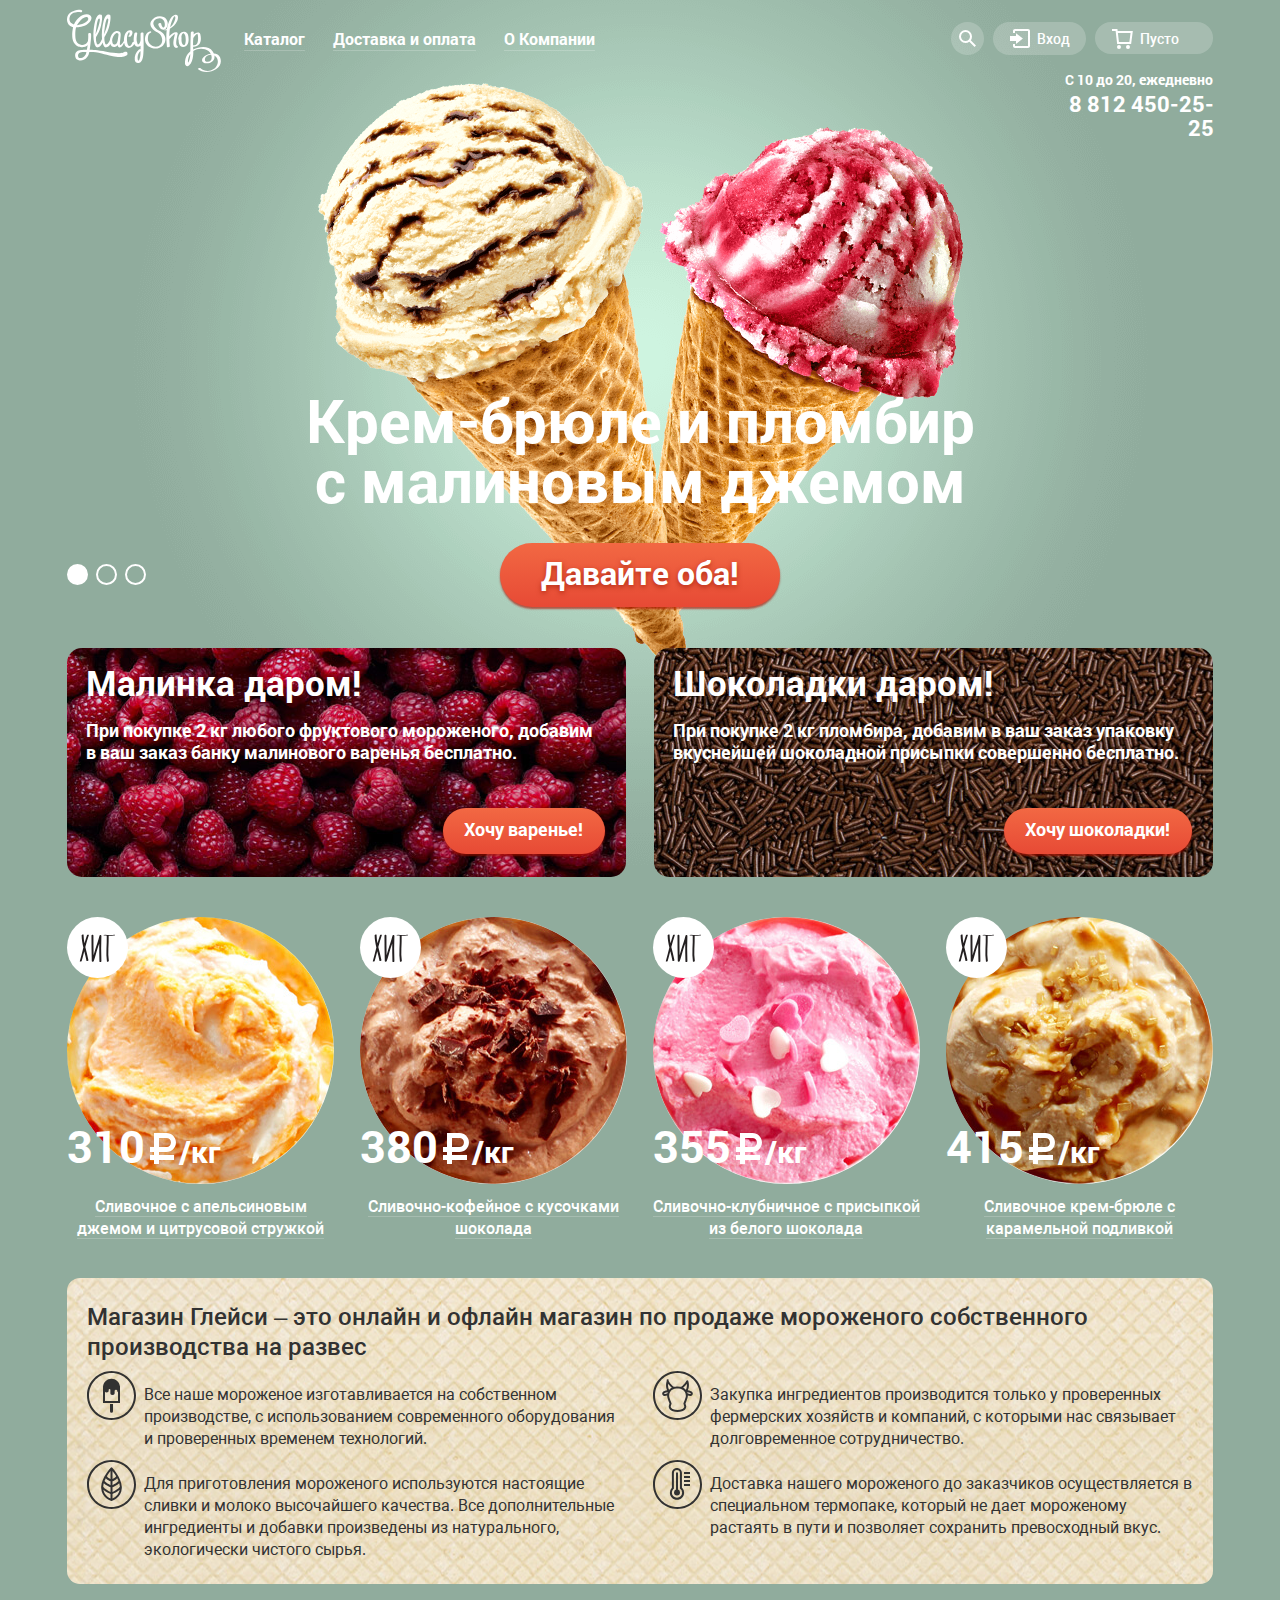
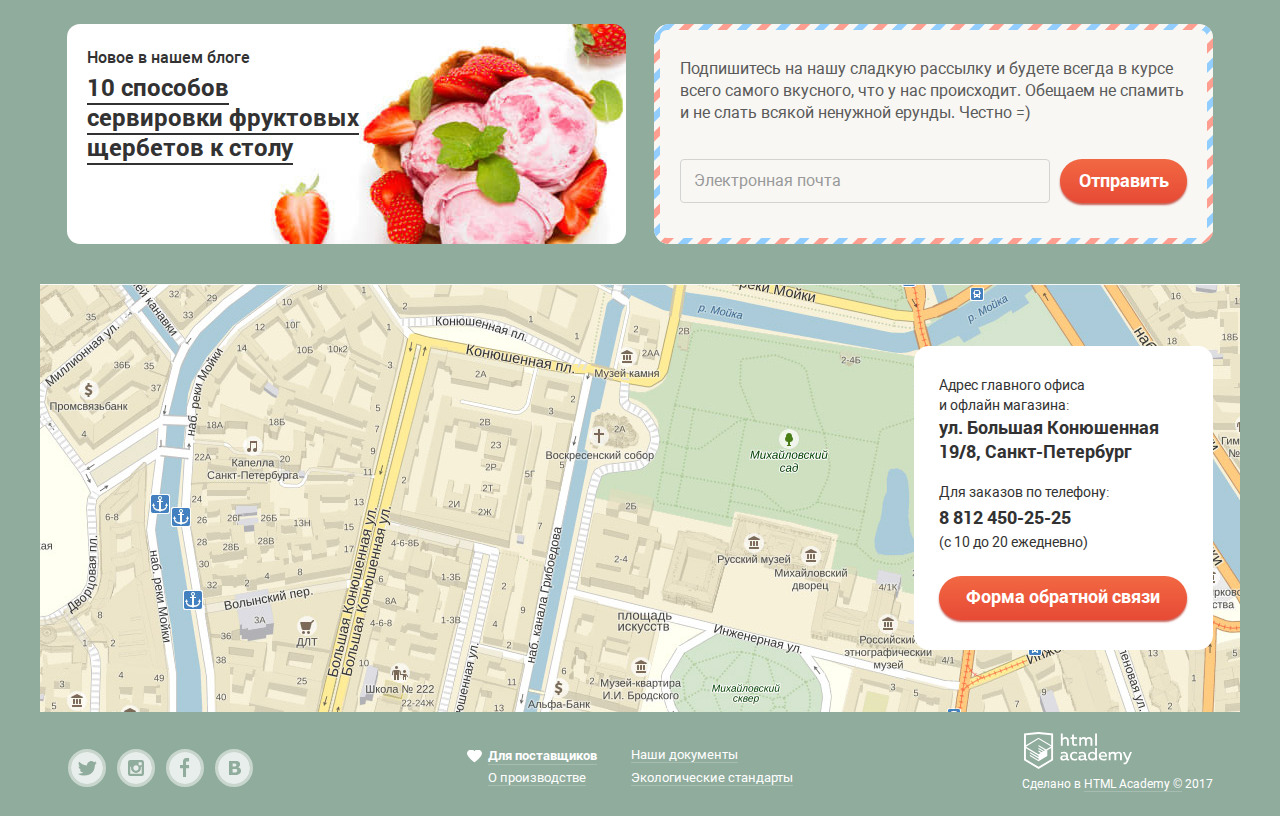
<file: index.html>
<!DOCTYPE html>
<html lang="ru">
  <head>
    <meta charset="UTF-8">
    <title>HTML Academy: Глейси</title>
    <link rel="stylesheet" href="css/min.normalize.css">
    <link rel="stylesheet" href="css/min.styles.css">
  </head>
  <body>
    <input class="slider-input" type="radio" id="toggle-1" name="toggle" checked>
    <input class="slider-input" type="radio" id="toggle-2" name="toggle">
    <input class="slider-input" type="radio" id="toggle-3" name="toggle">
    <div class="page-wrapper">
      <header class="page-header">
        <div class="page-header-wrapper">
          <h1 class="visually-hidden">Магазин мороженого Глейси</h1>
          <a class="logo"><img src="img/logo.svg" width="154" height="64" alt="Магазин Глейси"></a>
          <nav class="header-main-nav  main-nav">
            <ul class="main-nav-list">
              <li class="main-nav-item nav-item-dropdown">
                <a class="main-nav-link" href="shop.html">Каталог</a>
                <ul class="dropdown">
                  <li class="dropdown-item  dropdown-item-news"><a href="new.html">Новинки</a></li>
                  <li class="dropdown-item"><a href="catalog.html">Сливочное</a></li>
                  <li class="dropdown-item"><a href="sorbets.html">Щербеты</a></li>
                  <li class="dropdown-item"><a href="fruit.html">Фруктовый лед</a></li>
                  <li class="dropdown-item"><a href="melorin.html">Мелорин</a></li>
                </ul>
              </li>
              <li class="main-nav-item"><a class="main-nav-link" href="delivery.html">Доставка и оплата</a></li>
              <li class="main-nav-item"><a class="main-nav-link" href="about.html">О Компании</a></li>
            </ul>
            <ul class="nav-user-list">
              <li class="nav-user-item  user-item-search">
                <a class="nav-user-link" href="search.html"><span class="visually-hidden">Поиск</span></a>
                <form class="nav-user-form  search-form" action="https://echo.htmlacademy.ru" method="GET">
                  <label class="search-form-label" for="user-search">
                    <input class="search-form-field" type="search" id="user-search" name="search">
                    <span class="search-form-placeholder">Что ищем?</span>
                  </label>
                </form>
              </li>
              <li class="nav-user-item user-item-login">
                <a class="nav-user-link" href="login.html">Вход</a>
                <form class="nav-user-form  login-form" action="https://echo.htmlacademy.ru" method="POST">
                  <label class="login-form-label" for="login-email">
                    <span class="visually-hidden">Введите вашу электронную почту:</span>
                    <input class="login-form-field" type="text" id="login-email" name="email" required>
                    <span class="login-form-placeholder">Электронная почта</span>
                  </label>
                  <label class="login-form-label" for="login-password">
                    <span class="visually-hidden">Введите ваш пароль:</span>
                    <input class="login-form-field" type="password" id="login-password" name="password" required>
                    <span class="login-form-placeholder">Пароль</span>
                  </label>
                  <div class="login-form-bottom">
                    <button class="login-btn  btn" type="submit">Войти</button>
                    <ul class="login-list">
                      <li><a class="login-link" href="recovery.html">Забыли пароль?</a></li>
                      <li><a class="login-link" href="sign-up.html">Новая регистрация</a></li>
                    </ul>
                  </div>
                </form>
              </li>
              <li class="nav-user-item user-item-cart">
                <a class="nav-user-link" href="cart.html">
                  <span class="visually-hidden">Корзина</span>
                  <span class="cart-btn">Пусто</span>
                </a>
              </li>
            </ul>
          </nav>
          <div class="page-header-contacts">
            <p>С 10 до 20, ежедневно</p>
            <a href="tel:+78124502525">8 812 450-25-25</a>
          </div>
        </div>
      </header>
      <main class="main-content">
        <section class="slider">
          <div class="slider-wrapper">
            <h2 class="visually-hidden">Наши популярные товары</h2>
            <ul class="slider-list">
              <li class="slider-item" id="slide-1">
                <h3 class="slider-item-title">Крем-брюле и пломбир с малиновым джемом</h3>
                <a class="slider-item-btn  btn" href="catalog-item-1.html">Давайте оба!</a>
              </li>
              <li class="slider-item" id="slide-2">
                <h3 class="slider-item-title">Шоколадный пломбир и лимонный сорбет</h3>
                <a class="slider-item-btn  btn" href="catalog-item-2.html">Давайте оба!</a>
              </li>
              <li class="slider-item" id="slide-3">
                <h3 class="slider-item-title">Пломбир с помадкой и клубничный щербет</h3>
                <a class="slider-item-btn  btn" href="catalog-item-3.html">Давайте оба!</a>
              </li>
            </ul>
            <div class="slider-toggles">
              <label class="slider-toggle" for="toggle-1">1</label>
              <label class="slider-toggle" for="toggle-2">2</label>
              <label class="slider-toggle" for="toggle-3">3</label>
            </div>
          </div>
        </section>
        <section class="offers">
          <div class="offers-wrapper">
            <h2 class="visually-hidden">Услуги</h2>
            <ul class="offers-list">
              <li class="offers-item  offers-item-raspberry">
                <h3 class="offers-item-title">Малинка даром!</h3>
                <p class="offers-item-description">При покупке 2 кг любого фруктового мороженого, добавим в ваш заказ
                  банку
                  малинового варенья бесплатно.</p>
                <a class="offers-item-btn  btn" href="jam.html">Хочу варенье!</a>
              </li>
              <li class="offers-item  offers-item-chocolate">
                <h3 class="offers-item-title">Шоколадки даром!</h3>
                <p class="offers-item-description">При покупке 2 кг пломбира, добавим в ваш заказ упаковку вкуснейшей
                  шоколадной присыпки совершенно бесплатно.</p>
                <a class="offers-item-btn  btn" href="chocolate.html">Хочу шоколадки!</a>
              </li>
            </ul>
          </div>
        </section>
        <section class="catalog  catalog-index">
          <div class="catalog-wrapper">
            <h2 class="visually-hidden">Хиты продаж</h2>
            <ul class="catalog-list">
              <li class="catalog-item  catalog-item-hit">
                <h3 class="catalog-item-title"><a href="catalog-item-1.html">Сливочное с апельсиновым джемом и
                  цитрусовой стружкой</a></h3>
                <div class="catalog-item-inner">
                  <p class="catalog-item-price">310<img src="img/ruble.svg" width="31" height="36" alt="рублей"><span>/кг</span>
                  </p>
                  <div class="catalog-pic-wrapper">
                    <img src="img/catalog-item-1.jpg" width="267" height="267"
                         alt="Сливочное с апельсиновым джемом и цитрусовой стружкой">
                  </div>
                </div>
                <a class="catalog-item-btn  btn" href="#">Быстрый просмотр</a>
              </li>
              <li class="catalog-item  catalog-item-hit">
                <h3 class="catalog-item-title"><a href="catalog-item-2.html">Сливочно-кофейное с кусочками шоколада</a>
                </h3>
                <div class="catalog-item-inner">
                  <p class="catalog-item-price">380<img src="img/ruble.svg" width="31" height="36" alt="рублей"><span>/кг</span>
                  </p>
                  <div class="catalog-pic-wrapper">
                    <img src="img/catalog-item-2.jpg" width="267" height="267"
                         alt="Сливочно-кофейное с кусочками шоколада">
                  </div>
                </div>
                <a class="catalog-item-btn  btn" href="#">Быстрый просмотр</a>
              </li>
              <li class="catalog-item  catalog-item-hit">
                <h3 class="catalog-item-title"><a href="catalog-item-3.html">Сливочно-клубничное с присыпкой из белого
                  шоколада</a></h3>
                <div class="catalog-item-inner">
                  <p class="catalog-item-price">355<img src="img/ruble.svg" width="31" height="36" alt="рублей"><span>/кг</span>
                  </p>
                  <div class="catalog-pic-wrapper">
                    <img src="img/catalog-item-3.jpg" width="267" height="267"
                         alt="Сливочно-клубничное с присыпкой из белого шоколада">
                  </div>
                </div>
                <a class="catalog-item-btn  btn" href="#">Быстрый просмотр</a>
              </li>
              <li class="catalog-item  catalog-item-hit">
                <h3 class="catalog-item-title"><a href="catalog-item-4.html">Сливочное крем-брюле с карамельной
                  подливкой</a></h3>
                <div class="catalog-item-inner">
                  <p class="catalog-item-price">415<img src="img/ruble.svg" width="31" height="36" alt="рублей"><span>/кг</span>
                  </p>
                  <div class="catalog-pic-wrapper">
                    <img src="img/catalog-item-4.jpg" width="267" height="267"
                         alt="Сливочное крем-брюле с карамельной подливкой">
                  </div>
                </div>
                <a class="catalog-item-btn  btn" href="#">Быстрый просмотр</a>
              </li>
            </ul>
          </div>
        </section>
        <section class="info">
          <h2 class="visually-hidden">Информация о магазине</h2>
          <div class="info-wrapper">
            <div class="info-content">
              <b class="info-intro">Магазин Глейси &ndash; это онлайн и офлайн магазин по продаже мороженого
                собственного производства на развес</b>
              <ul class="info-list">
                <li class="info-item  info-item-icecream">Все наше мороженое изготавливается на собственном
                  производстве, с использованием современного оборудования и проверенных временем технологий.
                </li>
                <li class="info-item  info-item-ingredients">Закупка ингредиентов производится только у проверенных
                  фермерских хозяйств и компаний, с которыми нас связывает долговременное сотрудничество.
                </li>
                <li class="info-item  info-item-natural">Для приготовления мороженого используются настоящие сливки и
                  молоко высочайшего качества. Все дополнительные ингредиенты и добавки произведены из натурального,
                  экологически чистого сырья.
                </li>
                <li class="info-item  info-item-delivery">Доставка нашего мороженого до заказчиков осуществляется в
                  специальном термопаке, который не дает мороженому растаять в пути и позволяет сохранить превосходный
                  вкус.
                </li>
              </ul>
            </div>
          </div>
        </section>
        <section class="news">
          <h2 class="visually-hidden">Новости</h2>
          <div class="news-wrapper">
            <article class="news-item  blog-post">
              <h3 class="blog-post-title"><a href="blog-post.html">10 способов сервировки фруктовых щербетов к столу</a>
              </h3>
              <p class="blog-post-lead">Новое в нашем блоге</p>
            </article>
            <article class="news-item  subscription">
              <h3 class="visually-hidden">Подписка на рассылку новостей</h3>
              <p class="subscription-desc">Подпишитесь на нашу сладкую рассылку и будете всегда в курсе всего самого
                вкусного, что у нас происходит. Обещаем не спамить и не слать всякой ненужной ерунды. Честно =)</p>
              <form class="subscription-form" action="https://echo.htmlacademy.ru" method="POST">
                <label class="subscription-label" for="subscription-email">
                  <span class="visually-hidden">Введите свою электронную почту:</span>
                  <input class="subscription-field" type="text" id="subscription-email" name="subscription-email"
                         required>
                  <span class="subscription-placeholder">Электронная почта</span>
                </label>
                <button class="btn" type="submit">Отправить</button>
              </form>
            </article>
          </div>
        </section>
        <section class="contacts">
          <h2 class="visually-hidden">Как с нами связаться</h2>
          <div class="contacts-map">
            <img src="img/bg-map.jpg" width="1200" height="640" alt="Адрес нашего офиса">
            <script type="text/javascript" charset="utf-8" async
                    src="https://api-maps.yandex.ru/services/constructor/1.0/js/?um=constructor%3Acf1e431c375f7584368a1c9b11dfdd4765f4f3d3833e61e8271ae922352663ee&amp;width=100%25&amp;min-height=410&amp;lang=ru_RU&amp;scroll=true"></script>
          </div>
          <div class="contacts-wrapper">
            <div class="contacts-inner">
              <h3 class="contacts-address-title">Адрес главного офиса и офлайн магазина:</h3>
              <b>ул. Большая Конюшенная 19/8, Санкт-Петербург</b>
              <h3 class="contacts-phone-title">Для заказов по телефону:</h3>
              <a class="contacts-phone" href="tel:+78124502525">8 812 450-25-25</a>
              <p>(с 10 до 20 ежедневно)</p>
              <a class="contacts-btn  btn" href="feedback.html">Форма обратной связи</a>
            </div>
          </div>
        </section>
      </main>
      <footer class="page-footer">
        <div class="page-footer-wrapper">
          <div class="page-footer-socials">
            <h2 class="visually-hidden">Вы можете найти нас в соцсетях:</h2>
            <ul class="socials-list">
              <li class="socials-list-item">
                <a class="social-link  social-link-twitter" href="#">
                  <span class="visually-hidden">Мы в Твиттере</span>
                </a>
              </li>
              <li class="socials-list-item">
                <a class="social-link  social-link-instagram" href="#">
                  <span class="visually-hidden">Мы в Инстаграме</span>
                </a>
              </li>
              <li class="socials-list-item">
                <a class="social-link  social-link-facebook" href="#">
                  <span class="visually-hidden">Мы в Фейсбуке</span>
                </a>
              </li>
              <li class="socials-list-item">
                <a class="social-link  social-link-vk" href="#">
                  <span class="visually-hidden">Мы Вконтакте</span>
                </a>
              </li>
            </ul>
          </div>
          <div class="page-footer-menu">
            <ul class="footer-menu-list">
              <li class="footer-menu-item  menu-item-heart"><b><a href="providers.html">Для поставщиков</a></b></li>
              <li class="footer-menu-item"><a href="develop.html">Наши документы</a></li>
              <li class="footer-menu-item"><a href="documents.html">О производстве</a></li>
              <li class="footer-menu-item"><a href="standarts.html">Экологические стандарты</a></li>
            </ul>
          </div>
          <div class="page-footer-copyright">
            <p class="footer-copyright-info">Сделано в <a href="https://htmlacademy.ru/intensive/htmlcss">HTML Academy
              ©</a> 2017</p>
            <a class="footer-copyright-logo" href="https://htmlacademy.ru/intensive/htmlcss"><img
              src="img/logo-htmlacademy.svg" width="108" height="39" alt="HTML Academy"></a>
          </div>
        </div>
      </footer>
      <section class="modal-feedback">
        <h2 class="visually-hidden">Обратная связь</h2>
        <p class="modal-feedback-intro">Мы обязательно вам ответим!</p>
        <button class="modal-feedback-close" type="button"><span class="visually-hidden">Закрыть</span></button>
        <form class="modal-feedback-form" action="https://echo.htmlacademy.ru" method="POST">
          <label class="modal-feedback-label" for="feedback-name">
            <span class="visually-hidden">Введите ваше имя:</span>
            <input class="modal-feedback-field" type="text" id="feedback-name" name="feedback-name" required>
            <span class="modal-feedback-placeholder">Как вас зовут?</span>
          </label>
          <label class="modal-feedback-label" for="feedback-email">
            <span class="visually-hidden">Введите вашу электронную почту:</span>
            <input class="modal-feedback-field" type="text" id="feedback-email" name="feedback-email" required>
            <span class="modal-feedback-placeholder">Ваша почта для ответа?</span>
          </label>
          <label class="modal-feedback-label  feedback-label-textarea" for="feedback-comment">
            <span class="visually-hidden">Оставьте ваш вопрос:</span>
            <textarea class="modal-feedback-field" id="feedback-comment" name="feedback-comment" required></textarea>
            <span class="modal-feedback-placeholder">Напишите что-нибудь...</span>
          </label>
          <button class="modal-feedback-btn  btn" type="submit">Отправить</button>
        </form>
      </section>
      <div class="modal-overlay"></div>
    </div>
    <script src="js/min.script.js"></script>
  </body>
</html>
</file>
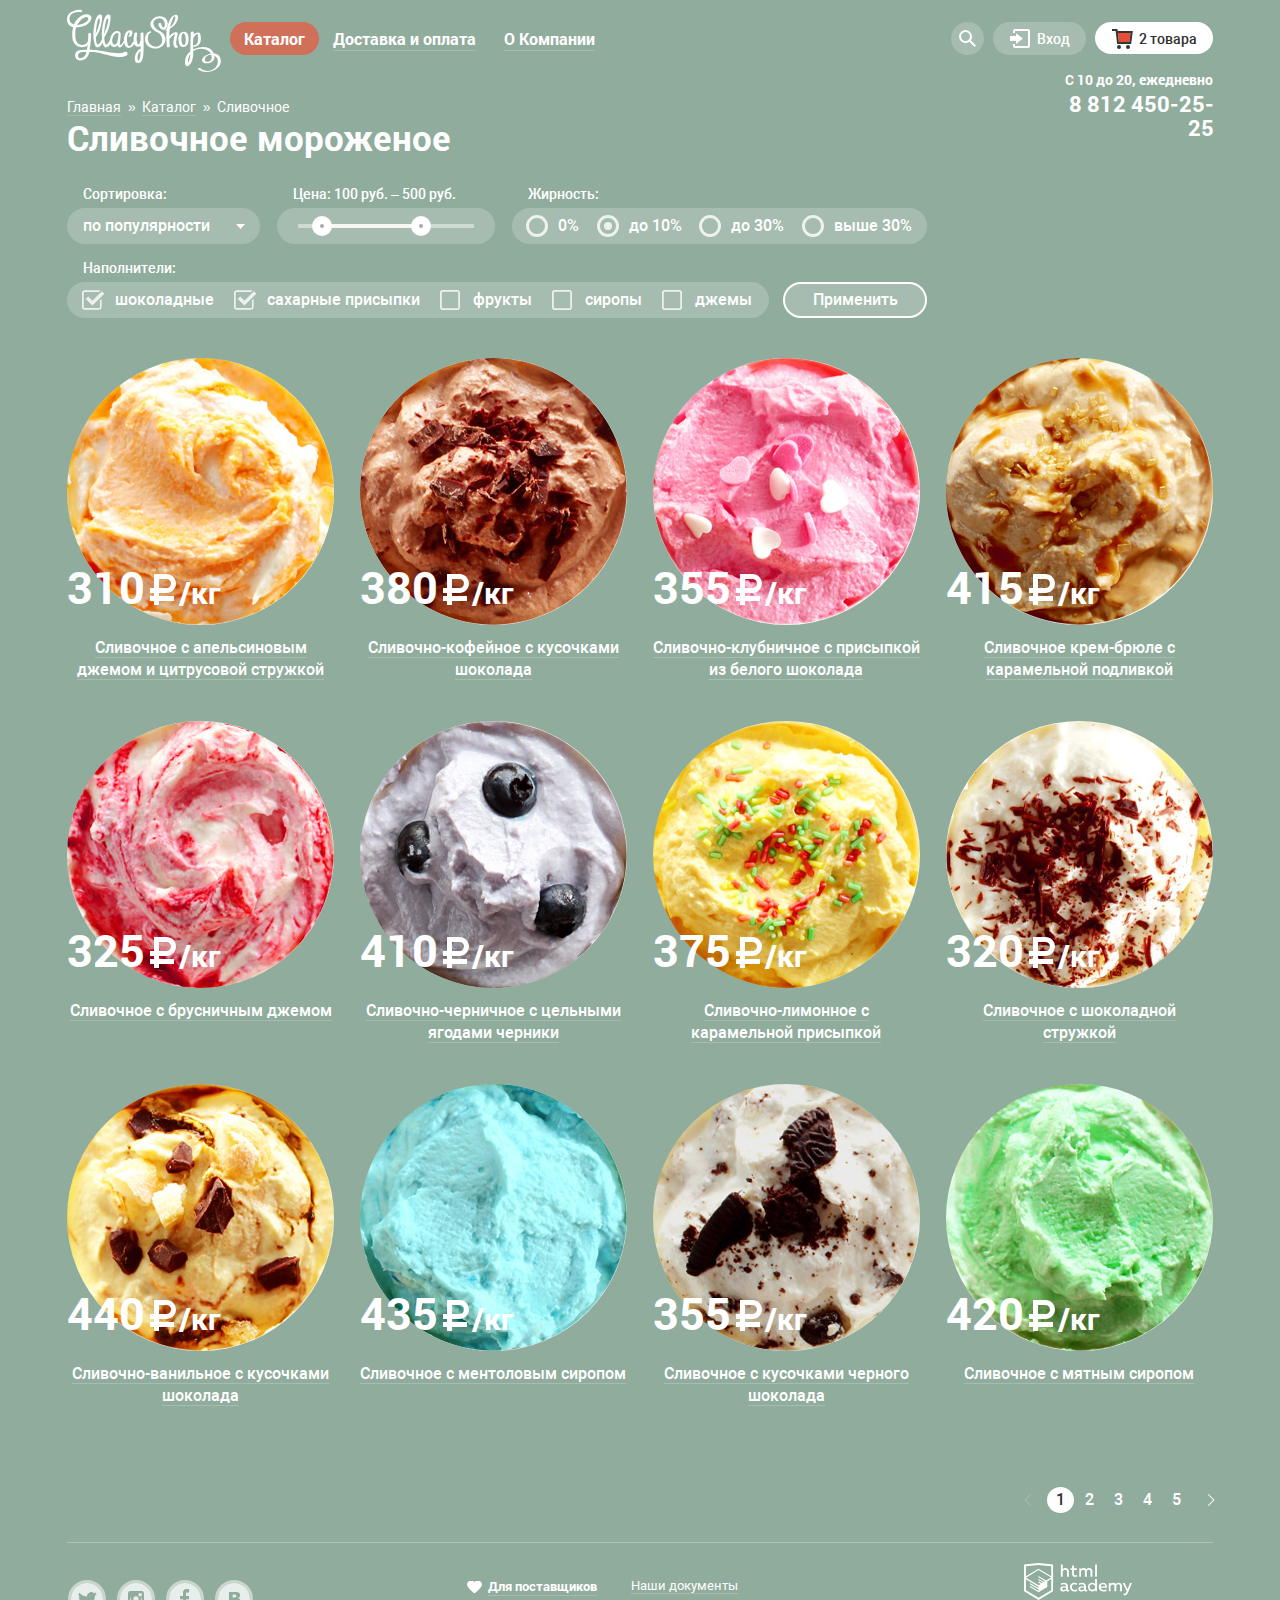
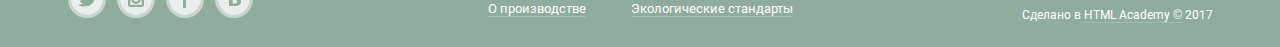
<file: catalog.html>
<!DOCTYPE html>
<html lang="ru">
  <head>
    <meta charset="UTF-8">
    <title>HTML Academy: Каталог Глейси</title>
    <link rel="stylesheet" href="css/min.normalize.css">
    <link rel="stylesheet" href="css/min.styles.css">
  </head>
  <body>
    <div class="page-wrapper">
      <header class="page-header">
        <div class="page-header-wrapper">
          <h1 class="visually-hidden">Магазин мороженого Глейси</h1>
          <a class="logo" href="index.html"><img src="img/logo.svg" width="154" height="64" alt="Магазин Глейси"></a>
          <nav class="header-main-nav  main-nav">
            <ul class="main-nav-list">
              <li class="main-nav-item  nav-item-active  nav-item-dropdown">
                <a class="main-nav-link" href="shop.html">Каталог</a>
                <ul class="dropdown">
                  <li class="dropdown-item  dropdown-item-news"><a href="new.html">Новинки</a></li>
                  <li class="dropdown-item"><a href="catalog.html">Сливочное</a></li>
                  <li class="dropdown-item"><a href="sorbets.html">Щербеты</a></li>
                  <li class="dropdown-item"><a href="fruit.html">Фруктовый лед</a></li>
                  <li class="dropdown-item"><a href="melorin.html">Мелорин</a></li>
                </ul>
              </li>
              <li class="main-nav-item"><a class="main-nav-link" href="delivery.html">Доставка и оплата</a></li>
              <li class="main-nav-item"><a class="main-nav-link" href="about.html">О Компании</a></li>
            </ul>
            <ul class="nav-user-list">
              <li class="nav-user-item  user-item-search">
                <a class="nav-user-link" href="search.html"><span class="visually-hidden">Поиск</span></a>
                <form class="nav-user-form  search-form" action="https://echo.htmlacademy.ru" method="GET">
                  <label class="search-form-label" for="user-search">
                    <input class="search-form-field" type="search" id="user-search" name="search">
                    <span class="search-form-placeholder">Что ищем?</span>
                  </label>
                </form>
              </li>
              <li class="nav-user-item  user-item-login">
                <a class="nav-user-link" href="login.html">Вход</a>
                <form class="nav-user-form  login-form" action="https://echo.htmlacademy.ru" method="POST">
                  <label class="login-form-label" for="login-email">
                    <span class="visually-hidden">Введите вашу электронную почту:</span>
                    <input class="login-form-field" type="text" id="login-email" name="email" required>
                    <span class="login-form-placeholder">Электронная почта</span>
                  </label>
                  <label class="login-form-label" for="login-password">
                    <span class="visually-hidden">Введите ваш пароль:</span>
                    <input class="login-form-field" type="password" id="login-password" name="password" required>
                    <span class="login-form-placeholder">Пароль</span>
                  </label>
                  <div class="login-form-bottom">
                    <button class="login-btn  btn" type="submit">Войти</button>
                    <ul class="login-list">
                      <li><a class="login-link" href="recovery.html">Забыли пароль?</a></li>
                      <li><a class="login-link" href="sign-up.html">Новая регистрация</a></li>
                    </ul>
                  </div>
                </form>
              </li>
              <li class="nav-user-item  user-cart-full">
                <a class="nav-user-link" href="cart.html">
                  <span class="visually-hidden">Корзина</span>
                  <span class="cart-btn  cart-btn-full">2 товара</span>
                </a>
                <div class="nav-user-form  cart">
                  <table class="cart-list">
                    <caption class="cart-total">Итого: 750 руб.</caption>
                    <tbody>
                    <tr class="cart-item">
                      <td class="cart-item-cancel">
                        <button type="button"><span class="visually-hidden">Отмена</span></button>
                      </td>
                      <td class="cart-item-pic"><img src="img/catalog-item-1-small.jpg" width="33" height="33"
                                                     alt="Мороженое"></td>
                      <td class="cart-item-title">Пломбир с апельсиновым джемом</td>
                      <td class="cart-item-amount">1,5 кг x <span>200 руб.</span></td>
                      <td class="cart-item-price">300 руб.</td>
                    </tr>
                    <tr class="cart-item">
                      <td class="cart-item-cancel">
                        <button type="button"><span class="visually-hidden">Отмена</span></button>
                      </td>
                      <td class="cart-item-pic"><img src="img/catalog-item-2-small.jpg" width="33" height="33"
                                                     alt="Мороженое"></td>
                      <td class="cart-item-title">Клубничный пломбир с присыпкой из белого шоколада</td>
                      <td class="cart-item-amount">1,5 кг x <span>200 руб.</span></td>
                      <td class="cart-item-price">300 руб.</td>
                    </tr>
                    </tbody>
                  </table>
                  <a class="cart-order  btn" href="cart.html">Оформить заказ</a>
                </div>
              </li>
            </ul>
          </nav>
          <div class="page-header-contacts">
            <p>С 10 до 20, ежедневно</p>
            <a href="tel:+78124502525">8 812 450-25-25</a>
          </div>
        </div>
      </header>
      <main class="main-content">
        <div class="main-content-wrapper">
          <h1 class="main-content-title">Сливочное мороженое</h1>
          <ul class="main-content-breadcrumbs  breadcrumbs">
            <li class="breadcrumbs-item"><a href="index.html">Главная</a></li>
            <li class="breadcrumbs-item"><a href="catalog.html">Каталог</a></li>
            <li class="breadcrumbs-item  breadcrumbs-item-active">Сливочное</li>
          </ul>
          <section class="filters">
            <h2 class="visually-hidden">Фильтр мороженого</h2>
            <form class="filters-form" action="https://echo.htmlacademy.ru" method="GET">
              <fieldset class="filter-field">
                <legend class="filter-field-title">Сортировка:</legend>
                <select class="filter-field-inner  filter-sort">
                  <option class="filter-sort-item">по популярности</option>
                  <option class="filters-sort-item">сначала недорогие</option>
                  <option class="filters-sort-item">сначала дорогие</option>
                  <option class="filters-sort-item">по жирности</option>
                </select>
              </fieldset>
              <fieldset class="filter-field">
                <legend class="filter-field-title">Цена: <span class="filter-min-price">100 руб.</span> – <span
                  class="filter-field__max-price">500 руб.</span></legend>
                <div class="filter-field-inner  filter-price">
                  <div class="filter-price-scale">
                    <div class="filter-price-bar"></div>
                  </div>
                  <div class="filter-price-toggle  filter-toggle-min"></div>
                  <div class="filter-price-toggle  filter-toggle-max"></div>
                </div>
              </fieldset>
              <fieldset class="filter-field">
                <legend class="filter-field-title">Жирность:</legend>
                <ul class="filter-field-inner  filter-list  filter-list-fat">
                  <li class="filter-radio">
                    <input class="filter-radio-input" type="radio" id="fat-1" name="fattiness" value="0%">
                    <label class="filter-radio-label" for="fat-1">0%</label>
                  </li>
                  <li class="filter-radio">
                    <input class="filter-radio-input" type="radio" id="fat-2" name="fattiness" value="below-10%"
                           checked>
                    <label class="filter-radio-label" for="fat-2">до 10%</label>
                  </li>
                  <li class="filter-radio">
                    <input class="filter-radio-input" type="radio" id="fat-3" name="fattiness" value="below-30%">
                    <label class="filter-radio-label" for="fat-3">до 30%</label>
                  </li>
                  <li class="filter-radio">
                    <input class="filter-radio-input" type="radio" id="fat-4" name="fattiness" value="above-30%">
                    <label class="filter-radio-label" for="fat-4">выше 30%</label>
                  </li>
                </ul>
              </fieldset>
              <fieldset class="filter-field">
                <legend class="filter-field-title">Наполнители:</legend>
                <ul class="filter-field-inner  filter-list  filter-list-fill">
                  <li class="filter-checkbox">
                    <input class="filter-checkbox-input" type="checkbox" id="filler-1" name="chocolate" checked>
                    <label class="filter-checkbox-label" for="filler-1">шоколадные</label>
                  </li>
                  <li class="filter-checkbox">
                    <input class="filter-checkbox-input" type="checkbox" id="filler-2" name="sugar" checked>
                    <label class="filter-checkbox-label" for="filler-2">сахарные присыпки</label>
                  </li>
                  <li class="filter-checkbox">
                    <input class="filter-checkbox-input" type="checkbox" id="filler-3" name="fruit">
                    <label class="filter-checkbox-label" for="filler-3">фрукты</label>
                  </li>
                  <li class="filter-checkbox">
                    <input class="filter-checkbox-input" type="checkbox" id="filler-4" name="syrup">
                    <label class="filter-checkbox-label" for="filler-4">сиропы</label>
                  </li>
                  <li class="filter-checkbox">
                    <input class="filter-checkbox-input" type="checkbox" id="filler-5" name="jam">
                    <label class="filter-checkbox-label" for="filler-5">джемы</label>
                  </li>
                </ul>
              </fieldset>
              <button class="filter-field-inner  filter-btn" type="submit">Применить</button>
            </form>
          </section>
          <section class="catalog">
            <h2 class="visually-hidden">Результаты поиска:</h2>
            <ul class="catalog-list">
              <li class="catalog-item">
                <h3 class="catalog-item-title"><a href="catalog-item-1.html">Сливочное с апельсиновым джемом и
                  цитрусовой стружкой</a></h3>
                <div class="catalog-item-inner">
                  <p class="catalog-item-price">310<img src="img/ruble.svg" width="31" height="36" alt="рублей"><span>/кг</span>
                  </p>
                  <div class="catalog-pic-wrapper">
                    <img src="img/catalog-item-1.jpg" width="267" height="267"
                         alt="Сливочное с апельсиновым джемом и цитрусовой стружкой">
                  </div>
                </div>
                <a class="catalog-item-btn  btn" href="#">Быстрый просмотр</a>
              </li>
              <li class="catalog-item">
                <h3 class="catalog-item-title"><a href="catalog-item-2.html">Сливочно-кофейное с кусочками шоколада</a>
                </h3>
                <div class="catalog-item-inner">
                  <p class="catalog-item-price">380<img src="img/ruble.svg" width="31" height="36" alt="рублей"><span>/кг</span>
                  </p>
                  <div class="catalog-pic-wrapper">
                    <img src="img/catalog-item-2.jpg" width="267" height="267"
                         alt="Сливочно-кофейное с кусочками шоколада">
                  </div>
                </div>
                <a class="catalog-item-btn  btn" href="#">Быстрый просмотр</a>
              </li>
              <li class="catalog-item">
                <h3 class="catalog-item-title"><a href="catalog-item-3.html">Сливочно-клубничное с присыпкой из белого
                  шоколада</a></h3>
                <div class="catalog-item-inner">
                  <p class="catalog-item-price">355<img src="img/ruble.svg" width="31" height="36" alt="рублей"><span>/кг</span>
                  </p>
                  <div class="catalog-pic-wrapper">
                    <img src="img/catalog-item-3.jpg" width="267" height="267"
                         alt="Сливочно-клубничное с присыпкой из белого шоколада">
                  </div>
                </div>
                <a class="catalog-item-btn  btn" href="#">Быстрый просмотр</a>
              </li>
              <li class="catalog-item">
                <h3 class="catalog-item-title"><a href="catalog-item-4.html">Сливочное крем-брюле с карамельной
                  подливкой</a></h3>
                <div class="catalog-item-inner">
                  <p class="catalog-item-price">415<img src="img/ruble.svg" width="31" height="36" alt="рублей"><span>/кг</span>
                  </p>
                  <div class="catalog-pic-wrapper">
                    <img src="img/catalog-item-4.jpg" width="267" height="267"
                         alt="Сливочное крем-брюле с карамельной подливкой">
                  </div>
                </div>
                <a class="catalog-item-btn  btn" href="#">Быстрый просмотр</a>
              </li>
              <li class="catalog-item">
                <h3 class="catalog-item-title"><a href="catalog-item-2.html">Сливочное с брусничным джемом</a></h3>
                <div class="catalog-item-inner">
                  <p class="catalog-item-price">325<img src="img/ruble.svg" width="31" height="36" alt="рублей"><span>/кг</span>
                  </p>
                  <div class="catalog-pic-wrapper">
                    <img src="img/catalog-item-5.jpg" width="267" height="267" alt="Сливочное с брусничным джемом">
                  </div>
                </div>
                <a class="catalog-item-btn  btn" href="#">Быстрый просмотр</a>
              </li>
              <li class="catalog-item">
                <h3 class="catalog-item-title"><a href="catalog-item-2.html">Сливочно-черничное с цельными ягодами
                  черники</a></h3>
                <div class="catalog-item-inner">
                  <p class="catalog-item-price">410<img src="img/ruble.svg" width="31" height="36" alt="рублей"><span>/кг</span>
                  </p>
                  <div class="catalog-pic-wrapper">
                    <img src="img/catalog-item-6.jpg" width="267" height="267"
                         alt="Сливочно-черничное с цельными ягодами черники">
                  </div>
                </div>
                <a class="catalog-item-btn  btn" href="#">Быстрый просмотр</a>
              </li>
              <li class="catalog-item">
                <h3 class="catalog-item-title"><a href="catalog-item-2.html">Сливочно-лимонное с карамельной
                  присыпкой</a></h3>
                <div class="catalog-item-inner">
                  <p class="catalog-item-price">375<img src="img/ruble.svg" width="31" height="36" alt="рублей"><span>/кг</span>
                  </p>
                  <div class="catalog-pic-wrapper">
                    <img src="img/catalog-item-7.jpg" width="267" height="267"
                         alt="Сливочно-лимонное с карамельной присыпкой">
                  </div>
                </div>
                <a class="catalog-item-btn  btn" href="#">Быстрый просмотр</a>
              </li>
              <li class="catalog-item">
                <h3 class="catalog-item-title"><a href="catalog-item-2.html">Сливочное с шоколадной стружкой</a></h3>
                <div class="catalog-item-inner">
                  <p class="catalog-item-price">320<img src="img/ruble.svg" width="31" height="36" alt="рублей"><span>/кг</span>
                  </p>
                  <div class="catalog-pic-wrapper">
                    <img src="img/catalog-item-8.jpg" width="267" height="267" alt="Сливочное с шоколадной стружкой">
                  </div>
                </div>
                <a class="catalog-item-btn  btn" href="#">Быстрый просмотр</a>
              </li>
              <li class="catalog-item">
                <h3 class="catalog-item-title"><a href="catalog-item-2.html">Сливочно-ванильное с кусочками шоколада</a>
                </h3>
                <div class="catalog-item-inner">
                  <p class="catalog-item-price">440<img src="img/ruble.svg" width="31" height="36" alt="рублей"><span>/кг</span>
                  </p>
                  <div class="catalog-pic-wrapper">
                    <img src="img/catalog-item-9.jpg" width="267" height="267"
                         alt="Сливочно-ванильное с кусочками шоколада">
                  </div>
                </div>
                <a class="catalog-item-btn  btn" href="#">Быстрый просмотр</a>
              </li>
              <li class="catalog-item">
                <h3 class="catalog-item-title"><a href="catalog-item-2.html">Сливочноe с ментоловым сиропом</a></h3>
                <div class="catalog-item-inner">
                  <p class="catalog-item-price">435<img src="img/ruble.svg" width="31" height="36" alt="рублей"><span>/кг</span>
                  </p>
                  <div class="catalog-pic-wrapper">
                    <img src="img/catalog-item-10.jpg" width="267" height="267" alt="Сливочноe с ментоловым сиропом">
                  </div>
                </div>
                <a class="catalog-item-btn  btn" href="#">Быстрый просмотр</a>
              </li>
              <li class="catalog-item">
                <h3 class="catalog-item-title"><a href="catalog-item-2.html">Сливочное с кусочками черного шоколада</a>
                </h3>
                <div class="catalog-item-inner">
                  <p class="catalog-item-price">355<img class="catalog__ruble-pic" src="img/ruble.svg" width="31"
                                                        height="36" alt="рублей"><span>/кг</span></p>
                  <div class="catalog-pic-wrapper">
                    <img src="img/catalog-item-11.jpg" width="267" height="267"
                         alt="Сливочное с кусочками черного шоколада">
                  </div>
                </div>
                <a class="catalog-item-btn  btn" href="#">Быстрый просмотр</a>
              </li>
              <li class="catalog-item">
                <h3 class="catalog-item-title"><a href="catalog-item-2.html">Сливочное с мятным сиропом</a></h3>
                <div class="catalog-item-inner">
                  <p class="catalog-item-price">420<img class="catalog__ruble-pic" src="img/ruble.svg" width="31"
                                                        height="36" alt="рублей"><span>/кг</span></p>
                  <div class="catalog-pic-wrapper">
                    <img src="img/catalog-item-12.jpg" width="267" height="267" alt="Сливочное с мятным сиропом">
                  </div>
                </div>
                <a class="catalog-item-btn  btn" href="#">Быстрый просмотр</a>
              </li>
            </ul>
            <ul class="pagination-list">
              <li class="pagination-item  pagination-item-prev  pagination-prev-disabled"><a href="#"><span
                class="visually-hidden">Предыдущая страница</span></a></li>
              <li class="pagination-item  pagination-item-active"><a>1</a></li>
              <li class="pagination-item"><a href="#">2</a></li>
              <li class="pagination-item"><a href="#">3</a></li>
              <li class="pagination-item"><a href="#">4</a></li>
              <li class="pagination-item"><a href="#">5</a></li>
              <li class="pagination-item  pagination-item-next"><a href="#"><span class="visually-hidden">Следующая страница</span></a>
              </li>
            </ul>
          </section>
        </div>
      </main>
      <footer class="page-footer">
        <div class="page-footer-wrapper">
          <div class="page-footer-socials">
            <h2 class="visually-hidden">Вы можете найти нас в соцсетях:</h2>
            <ul class="socials-list">
              <li class="socials-list-item">
                <a class="social-link  social-link-twitter" href="#">
                  <span class="visually-hidden">Мы в Твиттере</span>
                </a>
              </li>
              <li class="socials-list-item">
                <a class="social-link  social-link-instagram" href="#">
                  <span class="visually-hidden">Мы в Инстаграме</span>
                </a>
              </li>
              <li class="socials-list-item">
                <a class="social-link  social-link-facebook" href="#">
                  <span class="visually-hidden">Мы в Фейсбуке</span>
                </a>
              </li>
              <li class="socials-list-item">
                <a class="social-link  social-link-vk" href="#">
                  <span class="visually-hidden">Мы Вконтакте</span>
                </a>
              </li>
            </ul>
          </div>
          <div class="page-footer-menu">
            <ul class="footer-menu-list">
              <li class="footer-menu-item  menu-item-heart"><b><a href="providers.html">Для поставщиков</a></b></li>
              <li class="footer-menu-item"><a href="develop.html">Наши документы</a></li>
              <li class="footer-menu-item"><a href="documents.html">О производстве</a></li>
              <li class="footer-menu-item"><a href="standarts.html">Экологические стандарты</a></li>
            </ul>
          </div>
          <div class="page-footer-copyright">
            <p class="footer-copyright-info">Сделано в <a href="https://htmlacademy.ru/intensive/htmlcss">HTML Academy
              ©</a> 2017</p>
            <a class="footer-copyright-logo" href="https://htmlacademy.ru/intensive/htmlcss"><img
              src="img/logo-htmlacademy.svg" width="108" height="39" alt="HTML Academy"></a>
          </div>
        </div>
      </footer>
    </div>
  </body>
</html>
</file>
<file: css/min.styles.css>
.btn,.main-nav-link{text-decoration:none}.catalog-item-hit .catalog-item-inner::before,.filter-sort,.info-item::before,.nav-user-link,.offers-item,.page-wrapper,.pagination-item-next a,.pagination-item-prev a{background-repeat:no-repeat}.btn,.nav-user-link{outline:0;cursor:pointer}@font-face{font-weight:400;font-family:Roboto;font-style:normal;src:url(../fonts/roboto.woff2) format("woff2"),url(../fonts/roboto.woff) format("woff")}@font-face{font-weight:500;font-family:Roboto;font-style:normal;src:url(../fonts/robotomedium.woff2) format("woff2"),url(../fonts/robotomedium.woff) format("woff")}@font-face{font-weight:700;font-family:Roboto;font-style:normal;src:url(../fonts/robotobold.woff2) format("woff2"),url(../fonts/robotobold.woff) format("woff")}body{margin:0;font-size:16px;line-height:22px;font-family:Roboto,Arial,sans-serif;color:#323232;font-style:normal;background-color:#90ac9d}.btn,.page-header-contacts a,.page-header-contacts p{color:#fff;font-weight:700}img{max-width:100%;height:auto}.visually-hidden{position:absolute;width:1px;height:1px;margin:-1px;padding:0;overflow:hidden;border:0;clip:rect(0,0,0,0)}.btn{position:relative;z-index:15;display:inline-block;overflow:hidden;vertical-align:top;background-color:#f26843;background-image:-webkit-gradient(linear,left bottom,left top,from(#e74a35),to(#f26843));background-image:-webkit-linear-gradient(bottom,#e74a35 0,#f26843 100%);background-image:-o-linear-gradient(bottom,#e74a35 0,#f26843 100%);background-image:linear-gradient(0deg,#e74a35 0,#f26843 100%);border-radius:5em;-webkit-box-shadow:0 2px 2px 0 rgba(172,16,0,.64);box-shadow:0 2px 2px 0 rgba(172,16,0,.64);-webkit-transition:-webkit-box-shadow .2s linear;-o-transition:box-shadow .2s linear;transition:box-shadow .2s linear;transition:box-shadow .2s linear,-webkit-box-shadow .2s linear}.main-nav,.page-header-wrapper{display:-ms-flexbox;display:-webkit-box}.btn:focus,.btn:hover{-webkit-box-shadow:0 2px 2px 0 #ac1000;box-shadow:0 2px 2px 0 #ac1000}.btn:active{-webkit-box-shadow:none;box-shadow:none}.btn::after,.btn::before{content:"";position:absolute;top:0;right:0;bottom:0;left:0;z-index:-1;opacity:0;-webkit-transition:opacity .2s linear;-o-transition:opacity .2s linear;transition:opacity .2s linear}.btn::before{background-image:-webkit-gradient(linear,left bottom,left top,from(#ec6f5e),to(#f58669));background-image:-webkit-linear-gradient(bottom,#ec6f5e 0,#f58669 100%);background-image:-o-linear-gradient(bottom,#ec6f5e 0,#f58669 100%);background-image:linear-gradient(0deg,#ec6f5e 0,#f58669 100%)}.btn::after{background-image:-webkit-gradient(linear,left bottom,left top,from(#e1613e),to(#d74632));background-image:-webkit-linear-gradient(bottom,#e1613e 0,#d74632 100%);background-image:-o-linear-gradient(bottom,#e1613e 0,#d74632 100%);background-image:linear-gradient(0deg,#e1613e 0,#d74632 100%);-webkit-box-shadow:inset 0 2px 2px 0 #ac1000;box-shadow:inset 0 2px 2px 0 #ac1000}.btn:active::after,.btn:focus::before,.btn:hover::before{opacity:1}.page-wrapper{position:relative;background-color:#90ac9d;background-position:top center;-webkit-transition:background-image .5s ease,background-color .5s ease;-o-transition:background-image .5s ease,background-color .5s ease;transition:background-image .5s ease,background-color .5s ease}.page-wrapper::after,.page-wrapper::before{content:"";visibility:hidden}.page-wrapper::before{background-image:url(../img/slide-2.png)}.page-wrapper::after{background-image:url(../img/slide-3.png)}.content-wrapper{position:relative;-webkit-box-sizing:border-box;box-sizing:border-box;min-width:900px;max-width:1200px;margin:0 auto;padding:0 27px}.page-header-wrapper{position:relative;display:flex;-webkit-box-sizing:border-box;box-sizing:border-box;min-width:900px;max-width:1200px;margin:0 auto;padding:9px 27px 0}.header-main-nav{margin-left:9px}.page-header-contacts{position:absolute;top:72px;right:27px;z-index:5;width:168px;text-align:right}.page-header-contacts p{margin:0 0 4px;font-size:14px;line-height:16px}.page-header-contacts a{display:inline-block;margin-right:-1px;font-size:22px;line-height:24px;text-decoration:none;border-bottom:1px solid transparent;outline:0;-webkit-transition:color .2s linear,border-color .2s linear;-o-transition:color .2s linear,border-color .2s linear;transition:color .2s linear,border-color .2s linear}.page-header-contacts a:active,.page-header-contacts a:focus,.page-header-contacts a:hover{color:#ffbc9e;border-bottom:1px solid rgba(249,172,159,.3)}.logo{outline:0}.logo img{width:154px;height:64px}.main-nav{display:flex;-webkit-box-flex:1;flex-grow:1;padding-top:13px;-ms-flex-positive:1}.main-nav-list,.nav-user-list{display:-ms-flexbox;display:-webkit-box;display:flex;-webkit-box-pack:justify;justify-content:space-between;-webkit-box-align:start;align-items:flex-start;margin:0;padding:0;list-style:none;-ms-flex-align:start;-ms-flex-pack:justify}.main-nav-list{width:379px}.main-nav-item{position:relative;padding-bottom:5px}.main-nav-link{position:relative;display:block;padding:8px 14px 7px;font-weight:700;font-size:16px;line-height:18px;color:#fff;border-radius:3em;outline:0;-webkit-transition:color .2s linear,background-color .2s linear,-webkit-box-shadow .15s linear;-o-transition:color .2s linear,background-color .2s linear,box-shadow .15s linear;transition:color .2s linear,background-color .2s linear,box-shadow .15s linear;transition:color .2s linear,background-color .2s linear,box-shadow .15s linear,-webkit-box-shadow .15s linear}.main-nav-link:focus,.main-nav-link:hover{color:#323232;background-color:#fff;border-radius:3em}.main-nav-link:active{background-color:#ededed;-webkit-box-shadow:inset 0 2px 1px 0 #696969;box-shadow:inset 0 2px 1px 0 #696969}.main-nav-link::before{content:"";position:absolute;right:14px;bottom:4px;left:14px;height:1px;background-color:rgba(255,255,255,.2);-webkit-transition:background-color .2s linear;-o-transition:background-color .2s linear;transition:background-color .2s linear}.main-nav-link:hover::before{background-color:transparent}.main-nav-item:hover .main-nav-link{color:#323232;background-color:#fff}.nav-item-active .main-nav-link:focus,.nav-item-active .main-nav-link:hover,.nav-item-active:hover .main-nav-link{color:#fff;background-color:#d07058}.nav-item-active .main-nav-link{background-color:#d07058}.nav-item-active .main-nav-link:active{-webkit-box-shadow:none;box-shadow:none}.nav-item-active .main-nav-link::before{display:none;background-color:transparent}.dropdown-item a,.nav-user-link{display:block;font-size:14px;line-height:16px;text-decoration:none}.main-nav-item:hover .dropdown,.main-nav-link:focus+.dropdown{z-index:5;opacity:1}.nav-user-list{width:262px;margin-left:auto}.nav-user-item{position:relative;padding-bottom:5px}.nav-user-link{font-weight:500;color:#fff;background-color:rgba(255,255,255,.2);-webkit-transition:background-color .2s linear,color .2s linear,background-image .2s linear;-o-transition:background-color .2s linear,color .2s linear,background-image .2s linear;transition:background-color .2s linear,color .2s linear,background-image .2s linear}.nav-user-link:active,.nav-user-link:focus,.nav-user-link:hover,.user-cart-full .nav-user-link{background-color:#fff;color:#323232}.user-item-search .nav-user-link{position:relative;width:33px;height:33px;background-image:url(../img/icon-search.svg);background-position:50% 50%;border-radius:50%}.cart-list::after,.dropdown-item-news a::before{height:1px;content:""}.user-item-search .nav-user-link::before,.user-item-search .nav-user-link:active,.user-item-search .nav-user-link:focus,.user-item-search .nav-user-link:hover{background-image:url(../img/icon-search-hover.svg)}.user-cart-full .nav-user-link,.user-item-cart .nav-user-link,.user-item-login .nav-user-link{background-position:17px 7px;border-radius:3em}.user-item-search .nav-user-link::before{content:"";visibility:hidden}.user-item-login .nav-user-link{padding:9px 16px 8px 44px;background-image:url(../img/icon-login.svg)}.user-item-login .nav-user-link::before,.user-item-login .nav-user-link:active,.user-item-login .nav-user-link:focus,.user-item-login .nav-user-link:hover{background-image:url(../img/icon-login-hover.svg)}.user-item-login .nav-user-link::before{content:"";visibility:hidden}.user-item-cart .nav-user-link{padding:9px 34px 7px 45px;background-image:url(../img/icon-cart.svg)}.user-cart-full .nav-user-link,.user-item-cart .nav-user-link::before,.user-item-cart .nav-user-link:active,.user-item-cart .nav-user-link:focus,.user-item-cart .nav-user-link:hover{background-image:url(../img/icon-cart-hover.svg)}.user-item-cart .nav-user-link::before{content:"";visibility:hidden}.user-cart-full .nav-user-link{padding:9px 16px 7px 44px}.nav-user-form{position:absolute;top:100%;right:0;z-index:-1}.nav-user-item:hover .nav-user-form,.nav-user-link:focus+.nav-user-form{z-index:25;opacity:1}.dropdown{position:absolute;top:38px;left:-5px;z-index:-1;min-width:143px;margin:0;padding:5px 0 3px;overflow:hidden;list-style:none;background-color:#f8f7f4;border-radius:4px;-webkit-box-shadow:0 20px 20px 0 rgba(0,0,0,.4);box-shadow:0 20px 20px 0 rgba(0,0,0,.4);-webkit-transform-origin:0 0;-ms-transform-origin:0 0;transform-origin:0 0;opacity:0;-webkit-transition:opacity .2s linear,z-index .2s linear;-o-transition:opacity .2s linear,z-index .2s linear;transition:opacity .2s linear,z-index .2s linear}.login-form,.search-form{-webkit-box-sizing:border-box;-webkit-box-shadow:0 20px 20px 0 rgba(0,0,0,.4)}.dropdown-item a{margin-bottom:3px;padding:5px 21px 7px 20px;color:#323232;-webkit-transition:background-color .1s linear;-o-transition:background-color .1s linear;transition:background-color .1s linear}.dropdown-item a:focus,.dropdown-item a:hover{background-color:#fbded7}.dropdown-item a:active{background-color:#f6b5a5}.dropdown-item-news a{position:relative;margin-bottom:11px;font-weight:700}.dropdown-item-news a::before{position:absolute;right:6px;bottom:-6px;left:6px;background-color:rgba(0,0,0,.2)}.dropdown-item-active a,.dropdown-item-active a:focus,.dropdown-item-active a:hover{color:#fff;background-color:#d07058}.search-form{display:-ms-flexbox;display:-webkit-box;display:flex;box-sizing:border-box;min-width:341px;padding:20px 15px;background-color:#f8f7f4;border-radius:5px;box-shadow:0 20px 20px 0 rgba(0,0,0,.4);opacity:0;-webkit-transition:opacity .2s linear,z-index .2s linear;-o-transition:opacity .2s linear,z-index .2s linear;transition:opacity .2s linear,z-index .2s linear}.login-form,.search-form-label{display:-ms-flexbox;display:-webkit-box}.login-form-field,.search-form-field{-webkit-transition:color .2s linear,border-color .2s linear;outline:0;font-weight:700;font-family:Roboto,Arial,sans-serif}.search-form-label{position:relative;display:flex;flex-basis:100%;-ms-flex-preferred-size:100%}.search-form-field{-webkit-box-flex:1;flex-grow:1;padding:8px 15px 10px;font-size:16px;line-height:24px;color:#323232;background-color:#fff;border:1px solid #d3d3d2;border-radius:5px;-o-transition:color .2s linear,border-color .2s linear;transition:color .2s linear,border-color .2s linear;-ms-flex-positive:1}.cart,.login-form{background-color:#f8f7f4;opacity:0}.search-form-field:hover{border-color:#9a9a9a}.search-form-field:focus{border-color:#8fbdec}.search-form-placeholder{position:absolute;top:0;left:15px;z-index:5;font-size:14px;line-height:24px;color:#999;-webkit-transform:translateY(40%);-ms-transform:translateY(40%);transform:translateY(40%);cursor:text;-webkit-transition:font-size .2s linear,line-height .2s linear,color .2s linear,-webkit-transform .2s linear;-o-transition:transform .2s linear,font-size .2s linear,line-height .2s linear,color .2s linear;transition:transform .2s linear,font-size .2s linear,line-height .2s linear,color .2s linear;transition:transform .2s linear,font-size .2s linear,line-height .2s linear,color .2s linear,-webkit-transform .2s linear}.search-form-field:focus+.search-form-placeholder{font-size:11px;line-height:13px;color:#5b9ddf;-webkit-transform:translateY(-120%);-ms-transform:translateY(-120%);transform:translateY(-120%)}.login-form{display:flex;flex-wrap:wrap;-webkit-box-pack:justify;justify-content:space-between;box-sizing:border-box;min-width:277px;padding:20px 17px 22px 19px;border-radius:5px;box-shadow:0 20px 20px 0 rgba(0,0,0,.4);-webkit-transition:opacity .2s linear,z-index .2s linear;-o-transition:opacity .2s linear,z-index .2s linear;transition:opacity .2s linear,z-index .2s linear;-ms-flex-pack:justify;-ms-flex-wrap:wrap}.login-form-bottom,.login-form-label{display:-ms-flexbox;display:-webkit-box}.cart,.login-btn{-webkit-box-sizing:border-box}.login-form-label{position:relative;display:flex;flex-basis:100%;margin-bottom:20px;-ms-flex-preferred-size:100%}.login-form-field{-webkit-box-flex:1;flex-grow:1;padding:8px 15px 10px;font-size:16px;line-height:24px;color:#323232;background-color:#fff;border:1px solid #d3d3d2;border-radius:5px;-o-transition:color .2s linear,border-color .2s linear;transition:color .2s linear,border-color .2s linear;-ms-flex-positive:1}.login-form-field:hover{border-color:#9a9a9a}.login-form-field:focus{border-color:#8fbdec}.login-form-placeholder{position:absolute;top:0;left:14px;z-index:5;font-size:14px;line-height:24px;color:#999;-webkit-transform:translateY(40%);-ms-transform:translateY(40%);transform:translateY(40%);cursor:text;-webkit-transition:font-size .2s linear,line-height .2s linear,color .2s linear,-webkit-transform .2s linear;-o-transition:transform .2s linear,font-size .2s linear,line-height .2s linear,color .2s linear;transition:transform .2s linear,font-size .2s linear,line-height .2s linear,color .2s linear;transition:transform .2s linear,font-size .2s linear,line-height .2s linear,color .2s linear,-webkit-transform .2s linear}.login-form-field:focus+.login-form-placeholder,.login-form-field:valid+.login-form-placeholder{font-size:11px;line-height:13px;color:#5b9ddf;-webkit-transform:translateY(-120%);-ms-transform:translateY(-120%);transform:translateY(-120%)}.login-form-bottom{display:flex;-webkit-box-pack:justify;justify-content:space-between;-webkit-box-align:start;align-items:flex-start;-ms-flex-align:start;-ms-flex-pack:justify}.login-list,.main-content-wrapper{display:-ms-flexbox;display:-webkit-box;-webkit-box-direction:normal;-webkit-box-orient:vertical}.login-btn{box-sizing:border-box;min-width:100px;margin-right:20px;padding:15px 26px 11px;border:none}.login-list{display:flex;-ms-flex-direction:column;flex-direction:column;margin:0;padding:0;list-style:none}.login-link{font-size:13px;line-height:16px;color:#323232;text-decoration:none;border-bottom:1px solid rgba(0,0,0,.3);outline:0;-webkit-transition:color .2s linear,border-color .2s linear;-o-transition:color .2s linear,border-color .2s linear;transition:color .2s linear,border-color .2s linear}.login-link:active,.login-link:focus,.login-link:hover{color:#e84d37;border-color:rgba(236,89,60,.3)}.cart{box-sizing:border-box;min-width:540px;padding:29px 14px 21px 16px;border-radius:5px;-webkit-box-shadow:0 20px 20px 0 rgba(0,0,0,.4);box-shadow:0 20px 20px 0 rgba(0,0,0,.4);-webkit-transition:opacity .2s linear,z-index .2s linear;-o-transition:opacity .2s linear,z-index .2s linear;transition:opacity .2s linear,z-index .2s linear}.cart-list{position:relative;width:100%;margin-bottom:15px;border-collapse:collapse;border-spacing:0}.cart-list::after{position:absolute;right:0;bottom:32px;left:0;z-index:20;background-color:#cacac7}.cart-item,.cart-item-cancel button{position:relative;vertical-align:top}.cart-total{margin-top:10px;caption-side:bottom;font-weight:700;font-size:15px;line-height:18px;text-align:right;color:#323232}.cart td{margin:0;padding:0}.cart-item{line-height:50px}.cart-item-amount,.cart-item-title{line-height:16px;color:#323232;font-size:13px}.cart-item-cancel{width:11px}.cart-item-cancel button{width:11px;height:11px;background-color:transparent;border:none;outline:0;cursor:pointer}.cart-item-cancel button::after,.cart-item-cancel button::before{content:"";position:absolute;top:50%;left:45%;width:15px;height:1px;background-color:#323232;outline:0;-webkit-transform:translate(-50%,-50%) rotate(45deg);-ms-transform:translate(-50%,-50%) rotate(45deg);transform:translate(-50%,-50%) rotate(45deg);-webkit-transition:background-color .1s linear,opacity .2s linear;-o-transition:background-color .1s linear,opacity .2s linear;transition:background-color .1s linear,opacity .2s linear}.blog-post-title a,.breadcrumbs-item a{-webkit-transition:color .2s linear,border-color .2s linear;-o-transition:color .2s linear,border-color .2s linear;text-decoration:none;outline:0}.cart-item-cancel button::after{-webkit-transform:translate(-50%,-50%) rotate(-45deg);-ms-transform:translate(-50%,-50%) rotate(-45deg);transform:translate(-50%,-50%) rotate(-45deg)}.cart-item-cancel button:focus::after,.cart-item-cancel button:focus::before,.cart-item-cancel button:hover::after,.cart-item-cancel button:hover::before{background-color:#e84d37}.cart-item-cancel button:active::after,.cart-item-cancel button:active::before{opacity:.5}.cart .cart-item-pic{position:relative;bottom:9px;width:33px;height:33px;padding:0 13px;overflow:hidden;border-radius:50%}.cart-item-title{width:220px;text-align:left}.cart-item-amount{width:155px;text-align:center}.cart-item-amount span{color:#999}.cart-item-price{width:68px;font-size:13px;line-height:1.23;text-align:left;color:#323232}.cart-order{margin-left:338px;padding:8px 15px 10px;font-size:18px;line-height:24px}.main-content-wrapper{display:flex;-ms-flex-direction:column;flex-direction:column;-webkit-box-sizing:border-box;box-sizing:border-box;min-width:900px;max-width:1200px;margin:0 auto;padding:20px 27px 0}.main-content-breadcrumbs{-ms-flex-order:-1;-webkit-box-ordinal-group:0;order:-1}.main-content-title{margin:0 0 28px;font-weight:700;font-size:35px;line-height:41px;color:#fff}.breadcrumbs-item,.breadcrumbs-item::after,.filter-field-title{font-size:14px;line-height:16px}.breadcrumbs{display:-ms-flexbox;display:-webkit-box;display:flex;margin:0 0 2px;padding:0;list-style:none}.breadcrumbs-item{position:relative;margin-right:6px;color:#fff}.breadcrumbs-item:last-child{margin-right:0}.breadcrumbs-item::after{content:"»";margin-left:7px;color:#fff}.catalog-item-hit .catalog-item-inner::before,.catalog-item::after,.filter-radio-label::after,.filter-radio-label::before,.info-item::before,.menu-item-heart::before,.modal-feedback-close::after,.modal-feedback-close::before,.social-link::before{content:""}.breadcrumbs-item:last-child::after{display:none}.breadcrumbs-item a{color:#fff;border-bottom:1px solid rgba(255,255,255,.2);transition:color .2s linear,border-color .2s linear}.breadcrumbs-item a:active,.breadcrumbs-item a:focus,.breadcrumbs-item a:hover{color:#ffbc9e;border-color:rgba(249,172,159,.3)}.filters{width:860px;margin-bottom:24px}.filters-form{display:-ms-flexbox;display:-webkit-box;display:flex;flex-wrap:wrap;-webkit-box-pack:justify;justify-content:space-between;-webkit-box-align:start;align-items:flex-start;-ms-flex-align:start;-ms-flex-pack:justify;-ms-flex-wrap:wrap}.filter-field{margin:0 0 16px;padding:0;border:none}.filter-field-title{margin-bottom:6px;padding-left:16px;font-weight:500;color:#fff}.filter-field-inner{background-color:rgba(255,255,255,.2);border-radius:3em}.filter-sort{-webkit-box-sizing:border-box;box-sizing:border-box;width:193px;padding:9px 16px;font-weight:500;font-size:16px;line-height:18px;font-family:Roboto,Arial,sans-serif;color:#fff;background-image:url(../img/icon-select-arrow.svg);background-position:top 50% right 15px;border:none;outline:0;cursor:pointer;-webkit-transition:color .2s linear,background-color .2s linear,background-image .2s linear;-o-transition:color .2s linear,background-color .2s linear,background-image .2s linear;transition:color .2s linear,background-color .2s linear,background-image .2s linear;-webkit-appearance:none;-moz-appearance:none;appearance:none}.filter-list,.filter-price{-webkit-box-sizing:border-box}.filter-sort:focus,.filter-sort:hover{color:#323232;background-color:#fff;background-image:url(../img/icon-select-arrow-hover.svg)}.filter-btn,.filter-list li{color:#fff;font-weight:500;font-size:16px;line-height:18px}.filter-sort::-ms-expand{display:none}.filter-list,.pagination-list{display:-ms-flexbox;display:-webkit-box;list-style:none}.filter-price{position:relative;box-sizing:border-box;width:218px;padding:16px 21px;background-color:rgba(255,255,255,.2);border-radius:3em}.filter-price-scale{position:relative;height:4px;background-color:rgba(248,247,244,.5)}.filter-price-bar{position:absolute;right:53px;left:16px;height:4px;background-color:#f8f7f4}.filter-price-toggle{position:absolute;top:50%;width:4px;height:4px;background-color:#ababab;border:8px solid #fff;border-radius:50%;-webkit-transform:translateY(-50%);-ms-transform:translateY(-50%);transform:translateY(-50%);cursor:pointer;-webkit-transition:-webkit-transform .1s linear;-o-transition:transform .1s linear;transition:transform .1s linear;transition:transform .1s linear,-webkit-transform .1s linear}.filter-toggle-min{left:35px}.filter-toggle-max{right:64px}.filter-price-toggle:hover{-webkit-transform:translateY(-50%) scale(1.1);-ms-transform:translateY(-50%) scale(1.1);transform:translateY(-50%) scale(1.1)}.filter-list{display:flex;-webkit-box-pack:justify;justify-content:space-between;box-sizing:border-box;margin:0;-ms-flex-pack:justify}.filter-checkbox-input,.filter-radio-input{display:none}.filter-btn,.slider-wrapper{-webkit-box-sizing:border-box}.filter-list-fat{width:415px;padding:9px 15px 9px 4px}.filter-list-fill{width:702px;padding:9px 17px 9px 5px}.filter-list li{margin-left:10px}.filter-checkbox-label{position:relative;padding-left:33px;cursor:pointer}.filter-checkbox-label::after,.filter-checkbox-label::before{content:"";position:absolute;top:0;left:0;width:23px;height:20px;background-repeat:no-repeat;background-position:0 0;opacity:.8;-webkit-transition:opacity .1s linear;-o-transition:opacity .1s linear;transition:opacity .1s linear}.filter-checkbox-label::before{background-image:url(../img/icon-checkbox-off.svg);background-size:20px 20px}.filter-checkbox-label::after{background-image:url(../img/icon-checkbox-on.svg);background-size:23px 20px;opacity:0}.filter-checkbox-label:hover::before{opacity:1}.filter-checkbox-input:checked~.filter-checkbox-label::before{opacity:0}.filter-checkbox-input:checked~.filter-checkbox-label::after{opacity:.8}.filter-checkbox-input:checked~.filter-checkbox-label:hover::after{opacity:1}.filter-checkbox-input:disabled~.filter-radio-label{opacity:.4}.filter-checkbox-input:disabled~.filter-radio-label::after,.filter-checkbox-input:disabled~.filter-radio-label::before{opacity:.8}.filter-radio-label{position:relative;padding-left:32px;cursor:pointer}.filter-radio-label::after,.filter-radio-label::before{position:absolute;top:50%;border-radius:50%;-webkit-transform:translateY(-50%);-ms-transform:translateY(-50%);transform:translateY(-50%);-webkit-transition:opacity .1s linear,background-color .1s linear;-o-transition:opacity .1s linear,background-color .1s linear;transition:opacity .1s linear,background-color .1s linear}.filter-radio-label::before{left:0;width:16px;height:16px;background-color:transparent;border:3px solid #fff;opacity:.8}.filter-radio-label::after{left:7px;width:8px;height:8px;background-color:#fff;opacity:0}.filter-radio-label:hover::before{opacity:1}.filter-radio-input:checked~.filter-radio-label::after{opacity:.8}.filter-radio-input:checked~.filter-radio-label:hover::after{opacity:1}.filter-radio-input:disabled~.filter-radio-label{opacity:.4}.filter-radio-input:disabled~.filter-radio-label::after,.filter-radio-input:disabled~.filter-radio-label::before{opacity:.8}.filter-btn{box-sizing:border-box;width:144px;margin-top:22px;padding:9px 29px;font-family:Roboto,Arial,sans-serif;border:none;outline:0;-webkit-box-shadow:inset 0 0 0 2px #fff;box-shadow:inset 0 0 0 2px #fff;cursor:pointer;-webkit-transition:background-color .2s linear,color .2s linear,-webkit-box-shadow .2s linear;-o-transition:background-color .2s linear,color .2s linear,box-shadow .2s linear;transition:background-color .2s linear,color .2s linear,box-shadow .2s linear;transition:background-color .2s linear,color .2s linear,box-shadow .2s linear,-webkit-box-shadow .2s linear}.filter-btn:focus,.filter-btn:hover{color:#323232;background-color:#fff}.filter-btn:active{background-color:#eaeaea;border-color:transparent;-webkit-box-shadow:inset 0 2px 1px 0 #696969;box-shadow:inset 0 2px 1px 0 #696969}.pagination-list{display:flex;-webkit-box-align:center;align-items:center;width:189px;margin:0 0 0 auto;padding:0;-ms-flex-align:center}.pagination-item a{display:-ms-flexbox;display:-webkit-box;display:flex;-webkit-box-pack:center;justify-content:center;-webkit-box-align:center;align-items:center;width:27px;height:26px;margin-right:2px;font-weight:500;font-size:16px;line-height:18px;color:#fff;text-decoration:none;background-color:transparent;border-radius:50%;outline:0;-webkit-transition:background-color .2s linear,color .2s linear;-o-transition:background-color .2s linear,color .2s linear;transition:background-color .2s linear,color .2s linear;-ms-flex-align:center;-ms-flex-pack:center}.slider-input,.slider-item{display:none}.pagination-item a:focus,.pagination-item a:hover{background-color:rgba(255,255,255,.2)}.pagination-item a:active{color:#323232;background-color:#fff}.pagination-item-next a,.pagination-item-prev a{width:8px;height:26px;margin-right:15px;background-image:url(../img/icon-right-small.svg);background-position:left 100% top 50%;border-radius:0;-webkit-transform:rotate(180deg);-ms-transform:rotate(180deg);transform:rotate(180deg)}.pagination-item-next a{margin-right:0;margin-left:15px;-webkit-transform:rotate(360deg);-ms-transform:rotate(360deg);transform:rotate(360deg)}.pagination-item-next a:active,.pagination-item-next a:focus,.pagination-item-next a:hover,.pagination-item-prev a:active,.pagination-item-prev a:focus,.pagination-item-prev a:hover{background-color:transparent}.pagination-prev-disabled a{opacity:.2}.pagination-item-active a,.pagination-item-active a:hover{color:#323232;background-color:#fff}.slider-wrapper{position:relative;box-sizing:border-box;min-width:900px;max-width:1200px;margin:0 auto 41px;padding:0 27px}.slider-list{margin:0;padding:311px 0 0;list-style:none;text-align:center}.slider-item-title{width:670px;margin:0 auto 33px;font-weight:700;font-size:60px;line-height:60px;color:#fff}.slider-item-btn{padding:8px 41px 12px;font-size:32px;line-height:44px;text-shadow:0 2px 5px rgba(160,32,11,.76)}.slider-toggles{position:absolute;bottom:21px;left:27px;z-index:10;font-size:0}.slider-toggle{display:inline-block;-webkit-box-sizing:border-box;box-sizing:border-box;width:21px;height:21px;margin-right:8px;vertical-align:top;background-color:transparent;border:2px solid #fff;border-radius:50%;cursor:pointer;-webkit-transition:background-color .2s linear;-o-transition:background-color .2s linear;transition:background-color .2s linear}.slider-toggle:focus,.slider-toggle:hover{background-color:rgba(255,255,255,.4)}#toggle-1:checked~.page-wrapper #slide-1,#toggle-2:checked~.page-wrapper #slide-2,#toggle-3:checked~.page-wrapper #slide-3{display:block}.catalog-list,.offers-list{display:-ms-flexbox;display:-webkit-box;list-style:none}#toggle-1:checked~.page-wrapper label[for=toggle-1],#toggle-2:checked~.page-wrapper label[for=toggle-2],#toggle-3:checked~.page-wrapper label[for=toggle-3]{background-color:#fff}#toggle-1:checked~.page-wrapper{background-color:#90ac9d;background-image:url(../img/slide-1.png)}#toggle-2:checked~.page-wrapper{background-color:#8b98a8;background-image:url(../img/slide-2.png)}#toggle-3:checked~.page-wrapper{background-color:#9e8c85;background-image:url(../img/slide-3.png)}.offers-wrapper{-webkit-box-sizing:border-box;box-sizing:border-box;min-width:900px;max-width:1200px;margin:0 auto 40px;padding:0 27px}.offers-item,.offers-item-btn{-webkit-box-sizing:border-box}.offers-list{display:flex;-webkit-box-pack:justify;justify-content:space-between;margin:0;padding:0;-ms-flex-pack:justify}.offers-item{position:relative;box-sizing:border-box;width:48.8%;min-height:229px;padding:14px 21px 70px 19px;border-radius:15px}.offers-item-raspberry{background-color:#992844;background-image:url(../img/bg-raspberry.jpg);background-position:-50px -94px}.offers-item-chocolate{background-color:#4d2c18;background-image:url(../img/bg-chocolate.jpg);background-position:-218px -104px}.offers-item-title{margin:0 0 16px;font-weight:700;font-size:35px;line-height:41px;text-align:left;color:#fff}.offers-item-description{margin:0 0 23px;font-weight:700;font-size:18px;line-height:22px;text-align:left;color:#fff}.offers-item-btn{position:absolute;right:21px;bottom:23px;box-sizing:border-box;padding:9px 22px 13px 21px;font-size:18px;line-height:24px;text-align:center}.catalog{padding-bottom:29px;border-bottom:1px solid rgba(255,255,255,.3)}.catalog-index{padding-bottom:38px;border-bottom:none}.catalog-wrapper{-webkit-box-sizing:border-box;box-sizing:border-box;min-width:900px;max-width:1200px;margin:0 auto;padding:0 27px}.catalog-list{display:flex;flex-wrap:wrap;-webkit-box-pack:justify;justify-content:space-between;margin:0 0 40px;padding:0;-ms-flex-pack:justify;-ms-flex-wrap:wrap}.catalog-index .catalog-list{margin-bottom:0}.catalog-item{position:relative;z-index:5;display:-ms-flexbox;display:-webkit-box;display:flex;-ms-flex-direction:column;-webkit-box-orient:vertical;-webkit-box-direction:normal;flex-direction:column;width:23.3%;margin-bottom:40px}.catalog-item:hover{z-index:50}.catalog-item::after{position:absolute;top:-6px;right:-13px;bottom:-75px;left:-13px;z-index:-1;background-color:rgba(255,255,255,.2);border-radius:5px;-webkit-transform:scale(.6);-ms-transform:scale(.6);transform:scale(.6);opacity:0;-webkit-transition:opacity .2s linear,-webkit-transform .2s linear;-o-transition:opacity .2s linear,transform .2s linear;transition:opacity .2s linear,transform .2s linear;transition:opacity .2s linear,transform .2s linear,-webkit-transform .2s linear}.catalog-item:hover::after{-webkit-transform:scale(1);-ms-transform:scale(1);transform:scale(1);opacity:1}.catalog-index .catalog-item{margin-bottom:0}.catalog-item-title{margin:0;font-weight:500;font-size:16px;line-height:22px;text-align:center}.catalog-item-title a{color:#fff;text-decoration:none;border-bottom:1px solid rgba(255,255,255,.2);outline:0;-webkit-transition:color .1s linear,border-color .1s linear;-o-transition:color .1s linear,border-color .1s linear;transition:color .1s linear,border-color .1s linear}.catalog-item-title a:active,.catalog-item-title a:focus,.catalog-item-title a:hover{color:#ffbc9e;border-color:rgba(249,172,159,.3)}.catalog-item-inner{position:relative;-ms-flex-order:-1;-webkit-box-ordinal-group:0;order:-1}.catalog-item-hit .catalog-item-inner::before{position:absolute;top:0;left:0;z-index:10;width:61px;height:61px;background-image:url(../img/hit.svg)}.catalog-item-price{position:absolute;bottom:22px;left:0;margin:0;font-weight:700;font-size:45px;line-height:45px;color:#fff}.catalog-item-price img{display:inline-block;margin-left:3px;padding-bottom:5px;vertical-align:middle}.catalog-item-price span{font-size:30px}.catalog-pic-wrapper{margin-bottom:12px;overflow:hidden;border-radius:50%}.catalog-pic-wrapper img{display:block}.catalog-item-btn{position:absolute;bottom:-54px;left:50%;-webkit-box-sizing:border-box;box-sizing:border-box;width:202px;padding:9px 17px 12px;font-size:18px;line-height:24px;text-align:center;-webkit-transform:translateX(-50%) scale(0);-ms-transform:translateX(-50%) scale(0);transform:translateX(-50%) scale(0);-webkit-transition:-webkit-transform .2s linear;-o-transition:transform .2s linear;transition:transform .2s linear;transition:transform .2s linear,-webkit-transform .2s linear}.info-item,.info-wrapper{-webkit-box-sizing:border-box}.blog-post-title,.info-intro{font-size:24px;line-height:30px}.catalog-item-btn:focus,.catalog-item:hover .catalog-item-btn{display:inline-block;-webkit-transform:translateX(-50%) scale(1);-ms-transform:translateX(-50%) scale(1);transform:translateX(-50%) scale(1)}.info-wrapper{box-sizing:border-box;min-width:900px;max-width:1200px;margin:0 auto;padding:0 27px}.info-content{margin-bottom:40px;padding:24px 21px 0 20px;background-color:#eadec4;background-image:url(../img/bg-waffle.jpg);background-position:50% 50%;border-radius:13px}.info-intro{display:block;margin-bottom:22px;font-weight:500;color:#323232}.info-list,.news-wrapper{display:-ms-flexbox;display:-webkit-box}.info-list{display:flex;flex-wrap:wrap;-webkit-box-pack:justify;justify-content:space-between;margin:0;padding:0;list-style:none;-ms-flex-pack:justify;-ms-flex-wrap:wrap}.info-item{position:relative;flex-basis:auto;box-sizing:border-box;width:48.8%;margin-bottom:23px;padding-left:57px;-ms-flex-preferred-size:auto}.blog-post,.news-wrapper{-webkit-box-sizing:border-box}.info-item::before{position:absolute;top:-13px;left:0;width:49px;height:49px;background-color:transparent}.info-item-icecream::before{background-image:url(../img/icon-ice-cream.svg)}.info-item-natural::before{background-image:url(../img/icon-natural.svg)}.info-item-ingredients::before{background-image:url(../img/icon-ingredients.svg)}.info-item-delivery::before{background-image:url(../img/icon-delivery.svg)}.news-wrapper{display:flex;-webkit-box-pack:justify;justify-content:space-between;box-sizing:border-box;min-width:900px;max-width:1200px;margin:0 auto 40px;padding:0 27px;-ms-flex-pack:justify}.blog-post,.subscription{display:-ms-flexbox;display:-webkit-box;-webkit-box-direction:normal;background-repeat:no-repeat}.news-item{width:48.8%}.blog-post{display:flex;-ms-flex-direction:column;-webkit-box-orient:vertical;flex-direction:column;box-sizing:border-box;min-height:220px;padding:23px 21px 20px 20px;background-color:#fff;background-image:url(../img/bg-strawberry.jpg);background-position:-52px -224px;border-radius:13px}.blog-post-title{width:280px;margin:0;font-weight:700}.blog-post-title a{color:#323232;border-bottom:2px solid #323232;transition:color .2s linear,border-color .2s linear}.blog-post-title a:active,.blog-post-title a:focus,.blog-post-title a:hover{color:#e84d37;border-color:rgba(236,89,60,.3)}.blog-post-lead{-ms-flex-order:-1;-webkit-box-ordinal-group:0;order:-1;margin:0 0 3px;font-weight:500}.subscription{display:flex;-ms-flex-direction:row;-webkit-box-orient:horizontal;flex-direction:row;flex-wrap:wrap;-webkit-box-sizing:border-box;box-sizing:border-box;padding:28px 20px 35px;background-image:-webkit-gradient(linear,left bottom,left top,from(#f8f7f4),color-stop(0,#f8f7f4)),url(../img/bg-post.svg);background-image:-webkit-linear-gradient(bottom,#f8f7f4 0,#f8f7f4 0),url(../img/bg-post.svg);background-image:-o-linear-gradient(bottom,#f8f7f4 0,#f8f7f4 0),url(../img/bg-post.svg);background-image:linear-gradient(0deg,#f8f7f4 0,#f8f7f4 0),url(../img/bg-post.svg);background-size:cover;background-clip:padding-box,border-box;background-origin:border-box;border:6px solid transparent;border-radius:13px;-ms-flex-wrap:wrap}.subscription-form,.subscription-label{display:-ms-flexbox;display:-webkit-box}.subscription-desc{margin:0 0 33px;color:#5a5a5a}.subscription-form{display:flex;-webkit-box-pack:justify;justify-content:space-between;width:100%;-ms-flex-pack:justify}.subscription-label{position:relative;display:flex;-webkit-box-flex:1;flex-grow:1;-ms-flex-positive:1}.contacts-wrapper,.page-footer-wrapper{display:-ms-flexbox;display:-webkit-box;-webkit-box-sizing:border-box;min-width:900px;max-width:1200px}.subscription-field{position:relative;z-index:10;width:100%;padding:6px 14px;font-weight:700;font-size:16px;line-height:24px;font-family:Roboto,Arial,sans-serif;color:#323232;background-color:transparent;border:1px solid #d3d3d2;border-radius:4px;outline:0;-webkit-transition:color .2s linear,border-color .2s linear;-o-transition:color .2s linear,border-color .2s linear;transition:color .2s linear,border-color .2s linear}.subscription-field:hover{border-color:#9a9a9a}.subscription-field:focus{border-color:#8fbdec}.subscription-placeholder{position:absolute;top:0;left:14px;z-index:5;color:#999;-webkit-transform:translateY(50%);-ms-transform:translateY(50%);transform:translateY(50%);cursor:text;-webkit-transition:font-size .2s linear,line-height .2s linear,color .2s linear,-webkit-transform .2s linear;-o-transition:transform .2s linear,font-size .2s linear,line-height .2s linear,color .2s linear;transition:transform .2s linear,font-size .2s linear,line-height .2s linear,color .2s linear;transition:transform .2s linear,font-size .2s linear,line-height .2s linear,color .2s linear,-webkit-transform .2s linear}.subscription-field:focus+.subscription-placeholder,.subscription-field:valid+.subscription-placeholder{font-size:11px;line-height:13px;color:#5b9ddf;-webkit-transform:translateY(-120%);-ms-transform:translateY(-120%);transform:translateY(-120%)}.subscription-form button[type=submit]{margin-left:10px;padding:9px 18px 10px 19px;font-weight:700;font-size:18px;line-height:24px;font-family:Roboto,Arial,sans-serif;border:none}.contacts{position:relative}.contacts-map{position:absolute;top:0;left:0;z-index:40;width:100%;height:100%;overflow:hidden}.contacts-map img{position:absolute;top:0;bottom:0;left:50%;z-index:-1;-webkit-transform:translateX(-50%);-ms-transform:translateX(-50%);transform:translateX(-50%)}.contacts-inner,.contacts-wrapper,.menu-item-heart{position:relative}.contacts-wrapper{display:flex;box-sizing:border-box;margin:0 auto;padding:62px 27px}.contacts-inner{z-index:45;margin-left:auto;padding:29px 26px 30px 25px;background-color:#fff;border-radius:15px}.contacts-address-title{width:148px;margin:0;font-weight:400;font-size:14px;line-height:20px;color:#323232}.contacts-inner b{display:block;width:225px;margin:0 0 19px;font-weight:700;font-size:18px;line-height:24px;color:#323232}.contacts-phone-title{width:172px;margin:0 0 4px;font-weight:400;font-size:14px;line-height:20px;color:#323232}.contacts-phone{font-weight:700;font-size:18px;line-height:22px;color:#323232;text-decoration:none;border-bottom:2px solid transparent;outline:0;-webkit-transition:color .2s linear,border-color .2s linear;-o-transition:color .2s linear,border-color .2s linear;transition:color .2s linear,border-color .2s linear}.contacts-phone:active,.contacts-phone:focus,.contacts-phone:hover{color:#e84d37;border-bottom:2px solid rgba(236,89,60,.3)}.contacts-inner p{margin:0 0 22px;font-size:14px;line-height:24px}.contacts-btn{padding:8px 27px 12px;font-size:18px;line-height:24px}.page-footer-wrapper{display:flex;-webkit-box-pack:justify;justify-content:space-between;-webkit-box-align:start;align-items:flex-start;box-sizing:border-box;margin:0 auto;padding:19px 27px 23px;-ms-flex-align:start;-ms-flex-pack:justify}.page-footer-socials{padding-top:18px;padding-left:1px}.page-footer-menu{width:330px;margin-right:13px;padding-top:12px}.footer-menu-list{display:-ms-flexbox;display:-webkit-box;display:flex;flex-wrap:wrap;-webkit-box-pack:justify;justify-content:space-between;margin:0;padding:0;list-style:none;-ms-flex-pack:justify;-ms-flex-wrap:wrap}.footer-menu-item{-webkit-box-sizing:border-box;box-sizing:border-box;width:165px;text-align:left}.menu-item-heart::before{position:absolute;top:55%;left:1px;width:15px;height:13px;background-image:url(../img/icon-heart.svg);background-repeat:no-repeat;-webkit-transform:translateY(-50%);-ms-transform:translateY(-50%);transform:translateY(-50%)}.footer-menu-item:nth-child(2n+1){padding-left:22px}.footer-menu-item a{font-size:13px;line-height:18px;color:#fff;text-decoration:none;border-bottom:1px solid rgba(255,255,255,.2);outline:0;-webkit-transition:color .15s linear,border-color .2s linear;-o-transition:color .15s linear,border-color .2s linear;transition:color .15s linear,border-color .2s linear}.footer-menu-item a:active,.footer-menu-item a:focus,.footer-menu-item a:hover{color:#ffbc9e;border-color:rgba(249,172,159,.3)}.page-footer-copyright{display:-ms-flexbox;display:-webkit-box;display:flex;-ms-flex-direction:column;-webkit-box-orient:vertical;-webkit-box-direction:normal;flex-direction:column}.footer-copyright-info{margin:0;font-size:12px;line-height:18px;color:#fff}.footer-copyright-info a{color:#fff;text-decoration:none;border-bottom:1px solid rgba(255,255,255,.2);outline:0;-webkit-transition:color .2s linear,border-color .2s linear;-o-transition:color .2s linear,border-color .2s linear;transition:color .2s linear,border-color .2s linear}.footer-copyright-info a:active,.footer-copyright-info a:focus,.footer-copyright-info a:hover{color:#ffbc9e;border-color:rgba(249,172,159,.3)}.footer-copyright-logo{-ms-flex-order:-1;-webkit-box-ordinal-group:0;order:-1;width:108px;height:39px;margin-bottom:4px;padding-top:1px;padding-left:2px;outline:0}.socials-list{display:-ms-flexbox;display:-webkit-box;display:flex;margin:0;padding:0;list-style:none}.socials-list-item{margin-right:11px}.socials-list-item:last-child{margin-right:0}.social-link{position:relative;display:inline-block;width:32px;height:32px;border:3px solid rgba(255,255,255,.5);border-radius:50%;outline:0;-webkit-transition:border-color .15s linear;-o-transition:border-color .15s linear;transition:border-color .15s linear}.social-link:focus,.social-link:hover{border-color:rgba(255,255,255,.7)}.social-link::before{position:absolute;top:0;left:0;width:32px;height:32px;background-repeat:no-repeat;opacity:.8;-webkit-transition:opacity .15s linear;-o-transition:opacity .15s linear;transition:opacity .15s linear}.social-link-twitter::before{background-image:url(../img/icon-twitter.svg)}.social-link-instagram::before{background-image:url(../img/icon-instagram.svg)}.social-link-facebook::before{background-image:url(../img/icon-facebook.svg)}.social-link-vk::before{background-image:url(../img/icon-vk.svg)}.social-link:focus::before,.social-link:hover::before{opacity:1}.social-link:active::before{opacity:.8}.modal-feedback{position:fixed;top:50%;left:50%;z-index:100;display:none;-webkit-box-sizing:border-box;box-sizing:border-box;width:477px;padding:16px 24px 27px;background-color:#f8f7f4;border-radius:10px;-webkit-box-shadow:0 20px 20px 0 rgba(0,0,0,.4);box-shadow:0 20px 20px 0 rgba(0,0,0,.4);-webkit-transform:translate(-50%,-50%);-ms-transform:translate(-50%,-50%);transform:translate(-50%,-50%)}@-webkit-keyframes bounce{0%{-webkit-transform:translate(-50%,-1000%);transform:translate(-50%,-1000%)}70%{-webkit-transform:translate(-50%,-45%);transform:translate(-50%,-45%)}90%{-webkit-transform:translate(-50%,-53%);transform:translate(-50%,-53%)}100%{-webkit-transform:translate(-50%,-50%);transform:translate(-50%,-50%)}}@keyframes bounce{0%{-webkit-transform:translate(-50%,-1000%);transform:translate(-50%,-1000%)}70%{-webkit-transform:translate(-50%,-45%);transform:translate(-50%,-45%)}90%{-webkit-transform:translate(-50%,-53%);transform:translate(-50%,-53%)}100%{-webkit-transform:translate(-50%,-50%);transform:translate(-50%,-50%)}}.modal-feedback-show{display:block;-webkit-animation:bounce .6s;animation:bounce .6s}.modal-feedback-intro{margin:0 0 20px;font-weight:500;font-size:24px;line-height:28px;color:#323232}.modal-feedback-close{position:absolute;top:11px;right:13px;width:23px;height:23px;background-color:transparent;border:none;outline:0;cursor:pointer}.modal-feedback-close::after,.modal-feedback-close::before{position:absolute;top:50%;left:50%;width:23px;height:2px;background-color:#323232;-webkit-transform:translate(-50%,-50%) rotate(45deg);-ms-transform:translate(-50%,-50%) rotate(45deg);transform:translate(-50%,-50%) rotate(45deg);-webkit-transition:background-color .1s linear,opacity .1s linear;-o-transition:background-color .1s linear,opacity .1s linear;transition:background-color .1s linear,opacity .1s linear}.modal-feedback-close::after{-webkit-transform:translate(-50%,-50%) rotate(-45deg);-ms-transform:translate(-50%,-50%) rotate(-45deg);transform:translate(-50%,-50%) rotate(-45deg)}.modal-feedback-close:focus::after,.modal-feedback-close:focus::before,.modal-feedback-close:hover::after,.modal-feedback-close:hover::before{background-color:#e84d37}.modal-feedback-close:active::after,.modal-feedback-close:active::before{opacity:.5}.modal-feedback-label{position:relative;display:-ms-flexbox;display:-webkit-box;display:flex;width:auto;margin-right:161px;margin-bottom:20px}.feedback-label-textarea{margin-right:0}.modal-feedback-field{-webkit-box-flex:1;flex-grow:1;padding:9px 15px;font-weight:700;font-size:16px;line-height:24px;font-family:Roboto,Arial,sans-serif;color:#323232;background-color:#fff;border:1px solid #d3d3d2;border-radius:5px;outline:0;-webkit-transition:color .2s linear,border-color .2s linear;-o-transition:color .2s linear,border-color .2s linear;transition:color .2s linear,border-color .2s linear;-ms-flex-positive:1}.modal-feedback-field:hover{border-color:#9a9a9a}.modal-feedback-field:focus{border-color:#8fbdec}.feedback-label-textarea .modal-feedback-field{-webkit-box-sizing:border-box;box-sizing:border-box;min-height:155px;margin-right:0;resize:none}.modal-feedback-placeholder{position:absolute;top:0;left:15px;z-index:5;color:#999;-webkit-transform:translateY(50%);-ms-transform:translateY(50%);transform:translateY(50%);cursor:text;-webkit-transition:font-size .2s linear,line-height .2s linear,color .2s linear,-webkit-transform .2s linear;-o-transition:transform .2s linear,font-size .2s linear,line-height .2s linear,color .2s linear;transition:transform .2s linear,font-size .2s linear,line-height .2s linear,color .2s linear;transition:transform .2s linear,font-size .2s linear,line-height .2s linear,color .2s linear,-webkit-transform .2s linear}.modal-feedback-field:focus+.modal-feedback-placeholder,.modal-feedback-field:valid+.modal-feedback-placeholder{font-size:11px;line-height:13px;color:#5b9ddf;-webkit-transform:translateY(-120%);-ms-transform:translateY(-120%);transform:translateY(-120%)}.modal-feedback-btn{margin-top:2px;margin-left:291px;padding:8px 24px 11px;font-size:18px;line-height:24px;font-family:Roboto,Arial,sans-serif;border:none}.modal-overlay{position:fixed;top:0;left:0;z-index:50;display:none;width:100%;height:100%;background:rgba(0,0,0,.3)}.modal-overlay-show{display:block}
</file>
